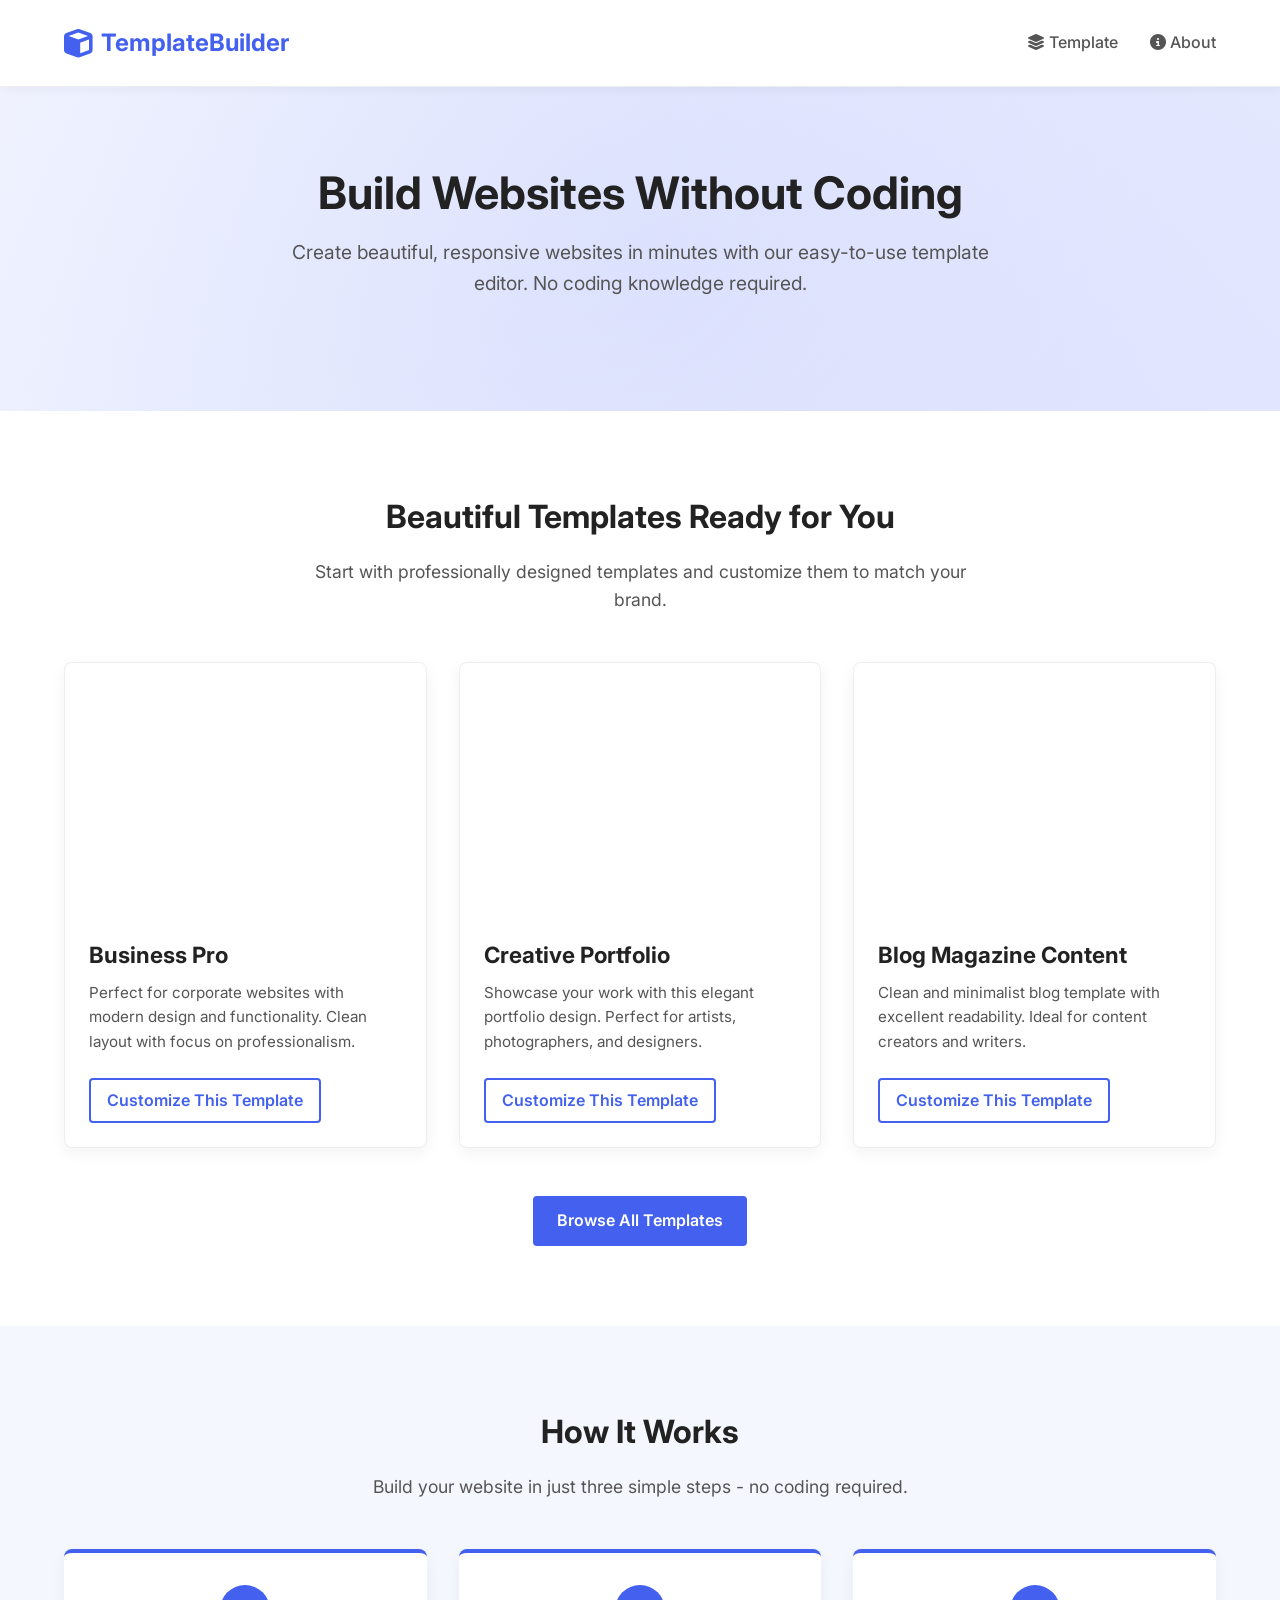
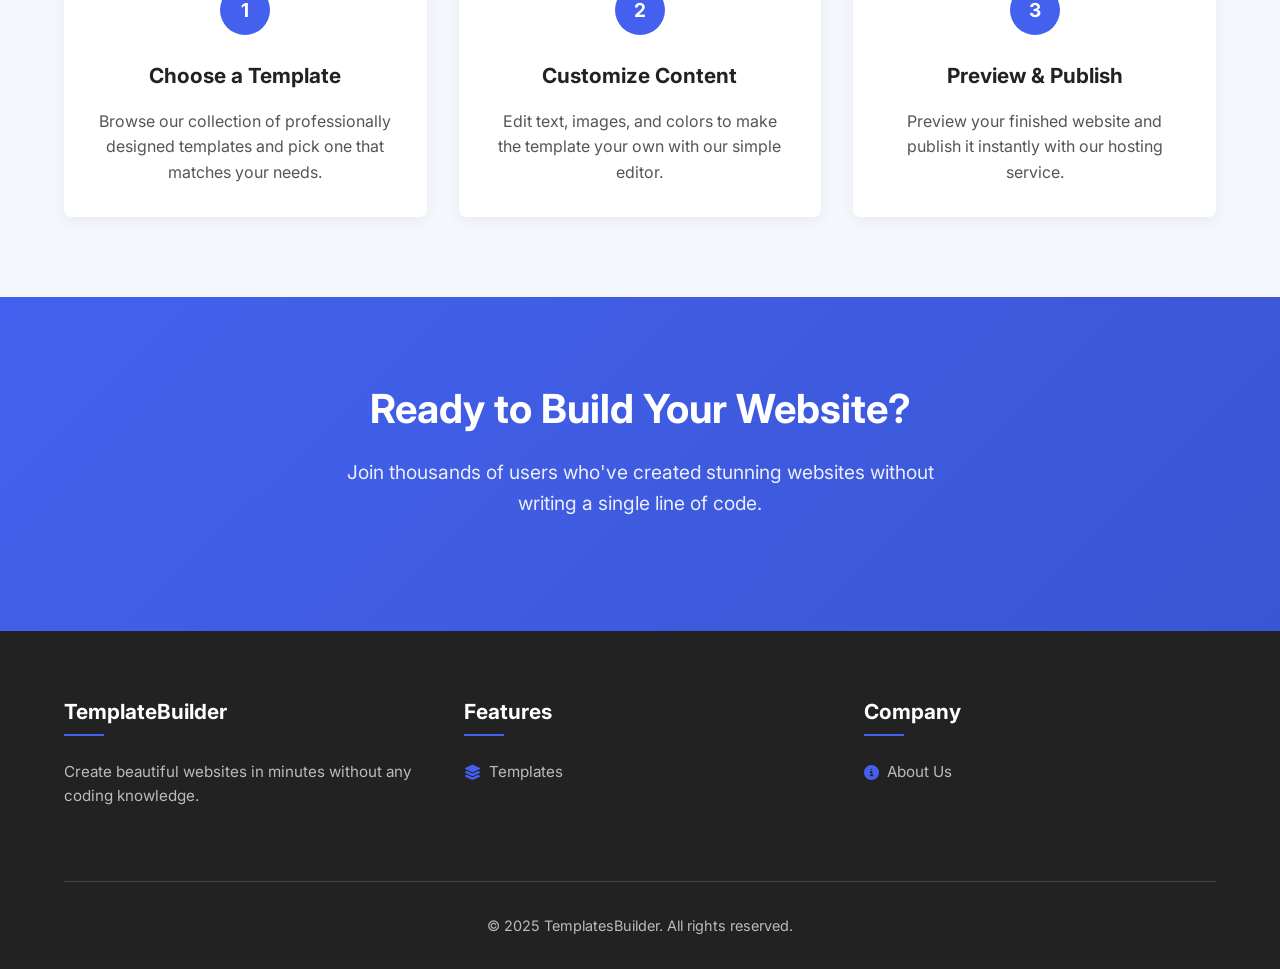
<file: index.html>
<!DOCTYPE html>
<html lang="en">
<head>
    <meta charset="UTF-8">
    <meta name="viewport" content="width=device-width, initial-scale=1.0">
    <title>TemplateBuilder - No-Code Website Builder</title>
    <link rel="stylesheet" href="https://fonts.googleapis.com/css2?family=Inter:wght@400;500;600;700&display=swap">
    <link rel="stylesheet" href="https://cdnjs.cloudflare.com/ajax/libs/font-awesome/6.4.0/css/all.min.css">
    <link rel="stylesheet" href="styles.css">

    </head>
<body>
    <!-- Header -->
    <header class="main-header">
        <div class="wrapper header-content">
            <a href="#" class="logo">
                <i class="fas fa-cube"></i>
                <span>TemplateBuilder</span>
            </a>
            <button class="menu-toggle" id="menuToggle">
                <i class="fas fa-bars"></i>
            </button>
            <nav class="main-nav" id="mainNav">
                <ul>
                    <li><a href="templete.html"><i class="fas fa-layer-group"></i> Template</a></li>
                    <li><a href="about.html"><i class="fas fa-info-circle"></i> About</a></li>
                </ul>
            </nav>
        </div>
    </header>

    <!-- Hero Section -->
    <section class="hero-section">
        <div class="wrapper">
            <div class="hero-content">
                <h1>Build Websites Without Coding</h1>
                <p>Create beautiful, responsive websites in minutes with our easy-to-use template editor. No coding knowledge required.</p>
                <div class="cta-buttons">
                </div>
            </div>
        </div>
    </section>
    
    <!-- Templates Section -->
    <section class="templates-section" id="templates">
        <div class="wrapper">
            <h2 class="section-title">Beautiful Templates Ready for You</h2>
            <p class="section-subtitle">Start with professionally designed templates and customize them to match your brand.</p>
            
            <div class="templates-grid">
                <div class="template-card">
                    <div class="template-preview template-1"></div>
                    <div class="template-info">
                        <h3>Business Pro</h3>
                        <p>Perfect for corporate websites with modern design and functionality. Clean layout with focus on professionalism.</p>
                        <a href="businesstemp/index.html" class="btn outline-btn">Customize This Template</a>
                    </div>
                </div>
                
                <div class="template-card">
                    <div class="template-preview template-2"></div>
                    <div class="template-info">
                        <h3>Creative Portfolio</h3>
                        <p>Showcase your work with this elegant portfolio design. Perfect for artists, photographers, and designers.</p>
                        <a href="portfoliotemp/index.html" class="btn outline-btn">Customize This Template</a>
                    </div>
                </div>
                
                <div class="template-card">
                    <div class="template-preview template-3"></div>
                    <div class="template-info">
                        <h3>Blog Magazine Content</h3>
                        <p>Clean and minimalist blog template with excellent readability. Ideal for content creators and writers.</p>
                        <a href="/blog&Magazine/index.html" class="btn outline-btn">Customize This Template</a>
                    </div>
                </div>
            </div>
            
            <div class="view-all">
                <a href="templete.html" class="btn primary-btn">Browse All Templates</a>
            </div>
        </div>
    </section>

    <!-- How It Works Section -->
    <section class="how-it-works">
        <div class="wrapper">
            <h2 class="section-title">How It Works</h2>
            <p class="section-subtitle">Build your website in just three simple steps - no coding required.</p>
            
            <div class="steps-container">
                <div class="step">
                    <div class="step-number">1</div>
                    <h3>Choose a Template</h3>
                    <p>Browse our collection of professionally designed templates and pick one that matches your needs.</p>
                </div>
                
                <div class="step">
                    <div class="step-number">2</div>
                    <h3>Customize Content</h3>
                    <p>Edit text, images, and colors to make the template your own with our simple editor.</p>
                </div>
                
                <div class="step">
                    <div class="step-number">3</div>
                    <h3>Preview & Publish</h3>
                    <p>Preview your finished website and publish it instantly with our hosting service.</p>
                </div>
            </div>
        </div>
    </section>

    <!-- CTA Section -->
    <section class="cta-section">
        <div class="wrapper">
            <div class="cta-content">
                <h2>Ready to Build Your Website?</h2>
                <p>Join thousands of users who've created stunning websites without writing a single line of code.</p>
            </div>
        </div>
    </section>

    <!-- Footer -->
    <footer class="main-footer">
        <div class="wrapper">
            <div class="footer-grid">
                <div class="footer-col">
                    <h3>TemplateBuilder</h3>
                    <p>Create beautiful websites in minutes without any coding knowledge.</p>
                
                </div>
                
                <div class="footer-col">
                    <h3>Features</h3>
                    <ul>
                        <li><a href="templete.html"><i class="fas fa-layer-group"></i> Templates</a></li>
                    </ul>
                </div>
                
                <div class="footer-col">
                    <h3>Company</h3>
                    <ul>
                        <li><a href="about.html"><i class="fas fa-info-circle"></i> About Us</a></li>
                    </ul>
                </div>
            </div>
            
            <div class="copyright">
                &copy; 2025 TemplatesBuilder. All rights reserved.
            </div>
        </div>
    </footer>

    <script>
        // Mobile menu toggle
        document.getElementById('menuToggle').addEventListener('click', function() {
            document.getElementById('mainNav').classList.toggle('active');
        });
        
        // Smooth scrolling for anchor links
        document.querySelectorAll('a[href^="#"]').forEach(anchor => {
            anchor.addEventListener('click', function (e) {
                e.preventDefault();
                
                const target = document.querySelector(this.getAttribute('href'));
                if (target) {
                    window.scrollTo({
                        top: target.offsetTop - 80,
                        behavior: 'smooth'
                    });
                }
            });
        });
    </script>
</body>
</html>
</file>
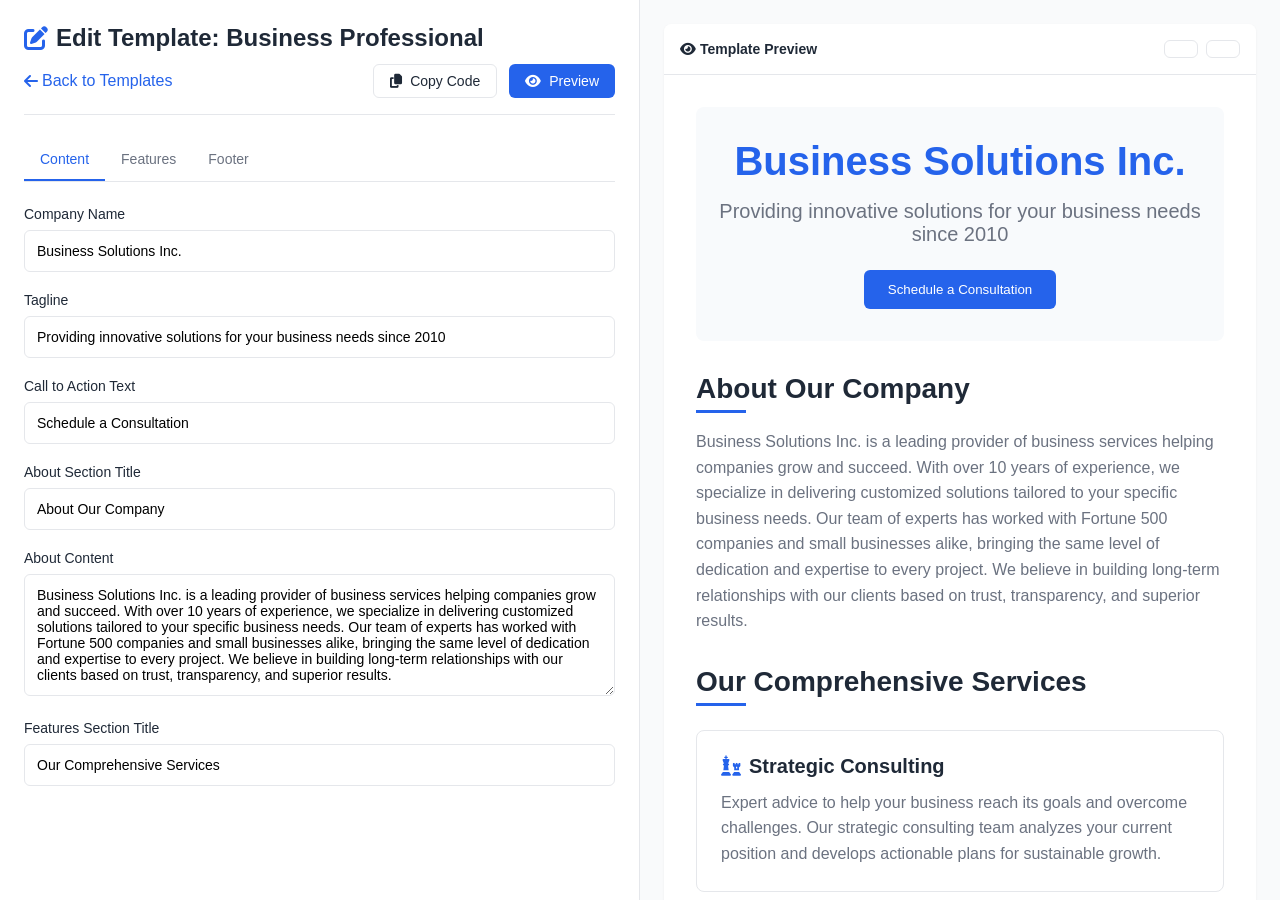
<file: businesstemp/index.html>
<!DOCTYPE html>
<html lang="en">
<head>
    <meta charset="UTF-8">
    <meta name="viewport" content="width=device-width, initial-scale=1.0">
    <title>Template Editor: Business Professional</title>
    <link rel="stylesheet" href="https://cdnjs.cloudflare.com/ajax/libs/font-awesome/6.4.0/css/all.min.css">
    <link rel="stylesheet" href="styles.css">
</head>
<body>
    <div class="editor-panel">
        <div class="header">
            <h1><i class="fas fa-edit"></i> Edit Template: Business Professional</h1>
            <div class="nav">
                <a href="/templete.html" class="back-link"><i class="fas fa-arrow-left"></i> Back to Templates</a>
                <div class="buttons">
                    <button class="btn btn-outline" id="copy-code"><i class="fas fa-copy"></i> Copy Code</button>
                    <button class="btn btn-primary" id="fullscreen-preview"><i class="fas fa-eye"></i> Preview</button>
                </div>
            </div>
        </div>
        
        <div class="tabs">
            <div class="tabs-list">
                <div class="tab active" data-tab="content">Content</div>
                <div class="tab" data-tab="features">Features</div>
                <div class="tab" data-tab="footer">Footer</div>
            </div>
            
            <div class="tab-content active" id="content-tab">
                <div class="form-group">
                    <label class="form-label">Company Name</label>
                    <input type="text" class="form-control" id="company-name" value="Business Solutions Inc.">
                </div>
                
                <div class="form-group">
                    <label class="form-label">Tagline</label>
                    <input type="text" class="form-control" id="tagline" value="Providing innovative solutions for your business needs since 2010">
                </div>
                
                <div class="form-group">
                    <label class="form-label">Call to Action Text</label>
                    <input type="text" class="form-control" id="cta-text" value="Schedule a Consultation">
                </div>
                
                <div class="form-group">
                    <label class="form-label">About Section Title</label>
                    <input type="text" class="form-control" id="about-title" value="About Our Company">
                </div>
                
                <div class="form-group">
                    <label class="form-label">About Content</label>
                    <textarea class="form-control" id="about-content" rows="6">Business Solutions Inc. is a leading provider of business services helping companies grow and succeed. With over 10 years of experience, we specialize in delivering customized solutions tailored to your specific business needs. Our team of experts has worked with Fortune 500 companies and small businesses alike, bringing the same level of dedication and expertise to every project. We believe in building long-term relationships with our clients based on trust, transparency, and superior results.</textarea>
                </div>
                
                <div class="form-group">
                    <label class="form-label">Features Section Title</label>
                    <input type="text" class="form-control" id="features-title" value="Our Comprehensive Services">
                </div>
            </div>
            
            <div class="tab-content" id="features-tab">
                <div class="features-list" id="features-container">
                    <!-- Features will be added here dynamically -->
                </div>
                
                <button class="btn btn-outline" id="add-feature" style="margin-top: 1rem;">
                    <i class="fas fa-plus"></i> Add New Feature
                </button>
            </div>
            
            <div class="tab-content" id="footer-tab">
                <div class="form-group">
                    <label class="form-label">Footer Text</label>
                    <input type="text" class="form-control" id="footer-text" value="© 2025 Business Solutions Inc. All rights reserved.">
                </div>
                
                <div class="form-group">
                    <label class="form-label">Additional Footer Content</label>
                    <textarea class="form-control" id="footer-additional" rows="4">Contact us at info@businesssolutions.com | Phone: (123) 456-7890</textarea>
                </div>
            </div>
        </div>
    </div>
    
    <div class="preview-panel">
        <div class="preview-container">
            <div class="preview-header">
                <h3 class="preview-title"><i class="fas fa-eye"></i> Template Preview</h3>
                <div class="preview-actions">
                    <button class="btn btn-outline" id="refresh-preview">
            
                    </button>
                    <button class="btn btn-outline" id="fullscreen-preview">
                    
                    </button>
                </div>
            </div>
            
            <div class="preview-content" id="live-preview">
                <!-- Preview content will be rendered here -->
            </div>
        </div>
    </div>

    <script src="script.js"></script>
</body>
</html>
</file>
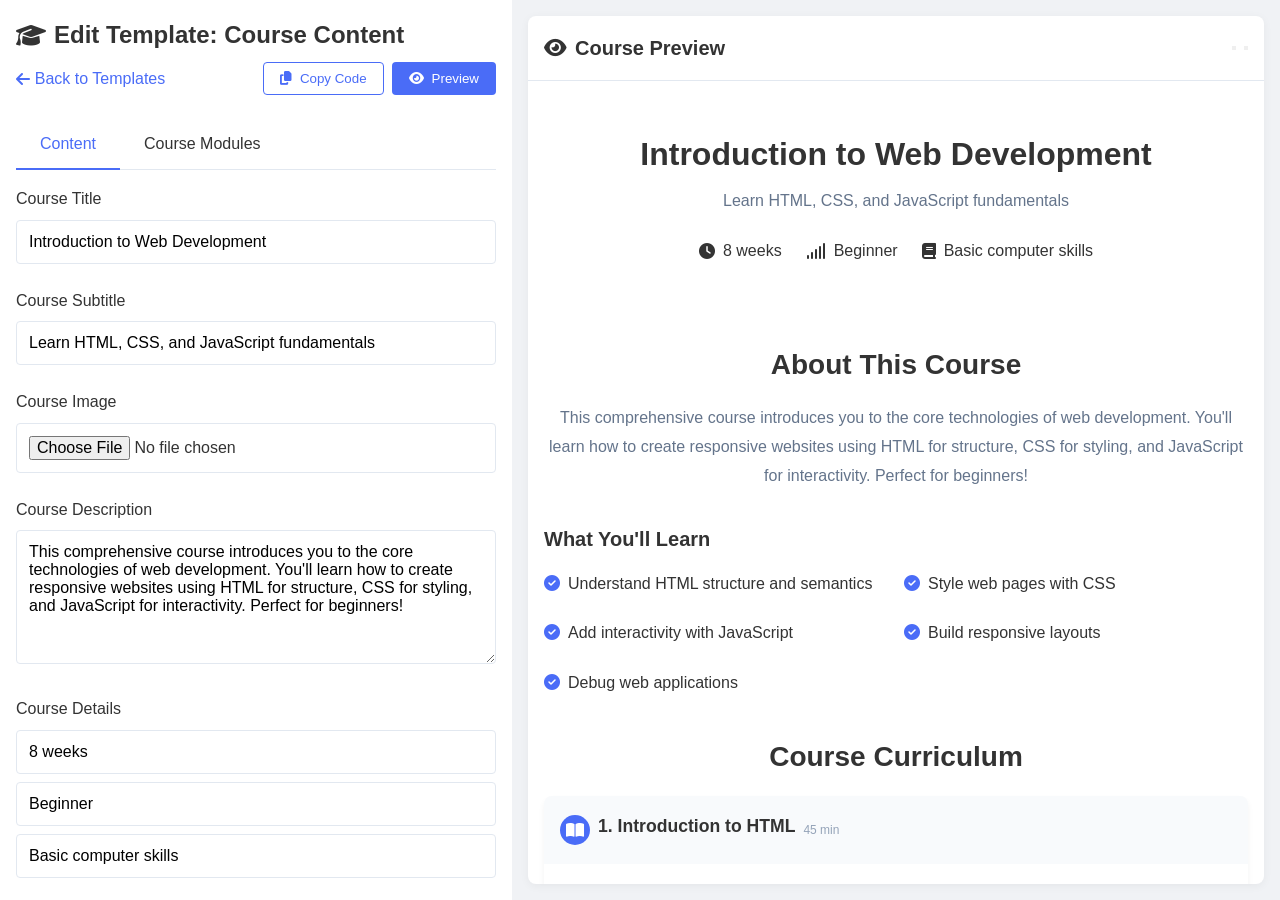
<file: educationcontent/index.html>
<!DOCTYPE html>
<html lang="en">
<head>
    <meta charset="UTF-8">
    <meta name="viewport" content="width=device-width, initial-scale=1.0">
    <title>Course Content Editor</title>
    <link rel="stylesheet" href="https://cdnjs.cloudflare.com/ajax/libs/font-awesome/6.4.0/css/all.min.css">
    <link rel="stylesheet" href="styles.css">
</head>
<body>
    <div class="editor-panel">
        <div class="header">
            <h1><i class="fas fa-graduation-cap"></i> Edit Template: Course Content</h1>
            <div class="nav">
                <a href="/templete.html" class="back-link"><i class="fas fa-arrow-left"></i> Back to Templates</a>
                <div class="buttons">
                    <button class="btn btn-outline" id="copy-code"><i class="fas fa-copy"></i> Copy Code</button>
                    <button class="btn btn-primary" id="fullscreen-preview"><i class="fas fa-eye"></i> Preview</button>
                </div>
            </div>
        </div>
        
        <div class="tabs">
            <div class="tabs-list">
                <div class="tab active" data-tab="content">Content</div>
                <div class="tab" data-tab="modules">Course Modules</div>
            </div>
            
            <div class="tab-content active" id="content-tab">
                <div class="form-group">
                    <label class="form-label">Course Title</label>
                    <input type="text" class="form-control" id="course-title" value="Introduction to Web Development">
                </div>
                
                <div class="form-group">
                    <label class="form-label">Course Subtitle</label>
                    <input type="text" class="form-control" id="course-subtitle" value="Learn HTML, CSS, and JavaScript fundamentals">
                </div>
                
                <div class="form-group">
                    <label class="form-label">Course Image</label>
                    <input type="file" class="form-control" id="course-image" accept="image/*">
                    <div id="image-preview" class="image-preview"></div>
                </div>
                
                <div class="form-group">
                    <label class="form-label">Course Description</label>
                    <textarea class="form-control" id="course-description" rows="6">This comprehensive course introduces you to the core technologies of web development. You'll learn how to create responsive websites using HTML for structure, CSS for styling, and JavaScript for interactivity. Perfect for beginners!</textarea>
                </div>
                
                <div class="form-group">
                    <label class="form-label">Course Details</label>
                    <div class="form-group" style="margin-bottom: 0.5rem;">
                        <input type="text" class="form-control" id="course-duration" value="8 weeks" placeholder="Duration">
                    </div>
                    <div class="form-group" style="margin-bottom: 0.5rem;">
                        <input type="text" class="form-control" id="course-level" value="Beginner" placeholder="Difficulty level">
                    </div>
                    <div class="form-group">
                        <input type="text" class="form-control" id="course-prerequisites" value="Basic computer skills" placeholder="Prerequisites">
                    </div>
                </div>
                
                <div class="form-group">
                    <label class="form-label">Learning Outcomes (comma separated)</label>
                    <div class="outcomes" id="outcomes-container">
                        <!-- Outcomes will be added here -->
                    </div>
                    <div style="display: flex; gap: 0.5rem; margin-top: 0.5rem;">
                        <input type="text" class="form-control" id="new-outcome" placeholder="Add new learning outcome">
                        <button class="btn btn-outline" id="add-outcome">Add</button>
                    </div>
                </div>
            </div>
            
            <div class="tab-content" id="modules-tab">
                <div class="form-group">
                    <label class="form-label">Module Type</label>
                    <select class="form-control" id="module-type">
                        <option value="lesson">Lesson</option>
                        <option value="quiz">Quiz</option>
                        <option value="assignment">Assignment</option>
                    </select>
                </div>
                
                <div class="course-modules" id="modules-container">
                    <!-- Course modules will be added here dynamically -->
                </div>
                
                <button class="btn btn-outline" id="add-module" style="margin-top: 1rem;">
                    <i class="fas fa-plus"></i> Add Module
                </button>
            </div>
        </div>
    </div>
    
    <div class="preview-panel">
        <div class="preview-container">
            <div class="preview-header">
                <h3 class="preview-title"><i class="fas fa-eye"></i> Course Preview</h3>
                <div class="preview-actions">
                    <button class="" id="refresh-preview">
                    </button>
                    <button class="" id="fullscreen-preview">
                        
                    </button>
                </div>
            </div>
            
            <div class="preview-content" id="live-preview">
                <!-- Preview content will be rendered here -->
            </div>
        </div>
    </div>

    <script src="script.js"></script>
</body>
</html>
</file>
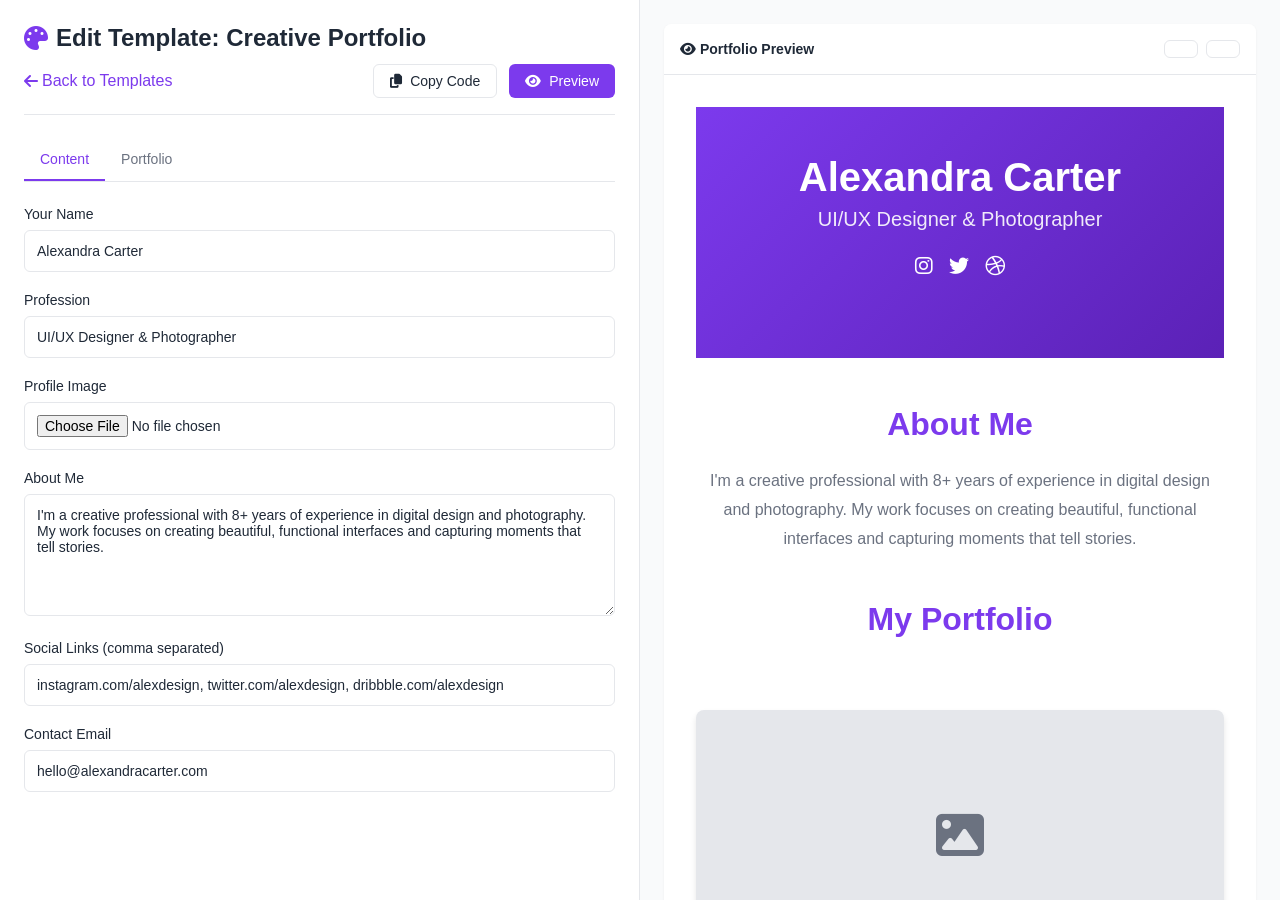
<file: portfoliotemp/index.html>
<!DOCTYPE html>
<html lang="en">
<head>
    <meta charset="UTF-8">
    <meta name="viewport" content="width=device-width, initial-scale=1.0">
    <title>Portfolio Creative Showcase</title>
    <link rel="stylesheet" href="https://cdnjs.cloudflare.com/ajax/libs/font-awesome/6.4.0/css/all.min.css">
    <link rel="stylesheet" href="styles.css">
</head>
<body>
    <div class="editor-panel">
        <div class="header">
            <h1><i class="fas fa-palette"></i> Edit Template: Creative Portfolio</h1>
            <div class="nav">
                <a href="/templete.html" class="back-link"><i class="fas fa-arrow-left"></i> Back to Templates</a>
                <div class="buttons">
                    <button class="btn btn-outline"><i class="fas fa-copy"></i> Copy Code</button>
                    <button class="btn btn-primary" id="fullscreen-preview"><i class="fas fa-eye"></i> Preview</button>
                </div>
            </div>
        </div>
        
        <div class="tabs">
            <div class="tabs-list">
                <div class="tab active" data-tab="content">Content</div>
                <div class="tab" data-tab="portfolio">Portfolio</div>
            </div>
            
            <div class="tab-content active" id="content-tab">
                <div class="form-group">
                    <label class="form-label">Your Name</label>
                    <input type="text" class="form-control" id="your-name" value="Alexandra Carter">
                </div>
                
                <div class="form-group">
                    <label class="form-label">Profession</label>
                    <input type="text" class="form-control" id="profession" value="UI/UX Designer & Photographer">
                </div>
                
                <div class="form-group">
                    <label class="form-label">Profile Image</label>
                    <input type="file" class="form-control" id="profile-image" accept="image/*">
                    <div id="image-preview" class="image-preview"></div>
                </div>
                
                <div class="form-group">
                    <label class="form-label">About Me</label>
                    <textarea class="form-control" id="about-me" rows="6">I'm a creative professional with 8+ years of experience in digital design and photography. My work focuses on creating beautiful, functional interfaces and capturing moments that tell stories.</textarea>
                </div>
                
                <div class="form-group">
                    <label class="form-label">Social Links (comma separated)</label>
                    <input type="text" class="form-control" id="social-links" value="instagram.com/alexdesign, twitter.com/alexdesign, dribbble.com/alexdesign">
                </div>
                
                <div class="form-group">
                    <label class="form-label">Contact Email</label>
                    <input type="text" class="form-control" id="contact-email" value="hello@alexandracarter.com">
                </div>
            </div>
            
            <div class="tab-content" id="portfolio-tab">
                <div class="portfolio-items" id="portfolio-container">
                    <!-- Portfolio items will be added here dynamically -->
                </div>
                
                <button class="btn btn-outline" id="add-portfolio" style="margin-top: 1rem;">
                    <i class="fas fa-plus"></i> Add Portfolio Item
                </button>
            </div>
        </div>
    </div>
    
    <div class="preview-panel">
        <div class="preview-container">
            <div class="preview-header">
                <h3 class="preview-title"><i class="fas fa-eye"></i> Portfolio Preview</h3>
                <div class="preview-actions">
                    <button class="btn btn-outline" id="refresh-preview">
              
                    </button>
                    <button class="btn btn-outline" id="fullscreen-preview">
        
                    </button>
                </div>
            </div>
            
            <div class="preview-content" id="live-preview">
                <!-- Preview content will be rendered here -->
            </div>
        </div>
    </div>

    <script src="script.js"></script>
</body>
</html>
</file>
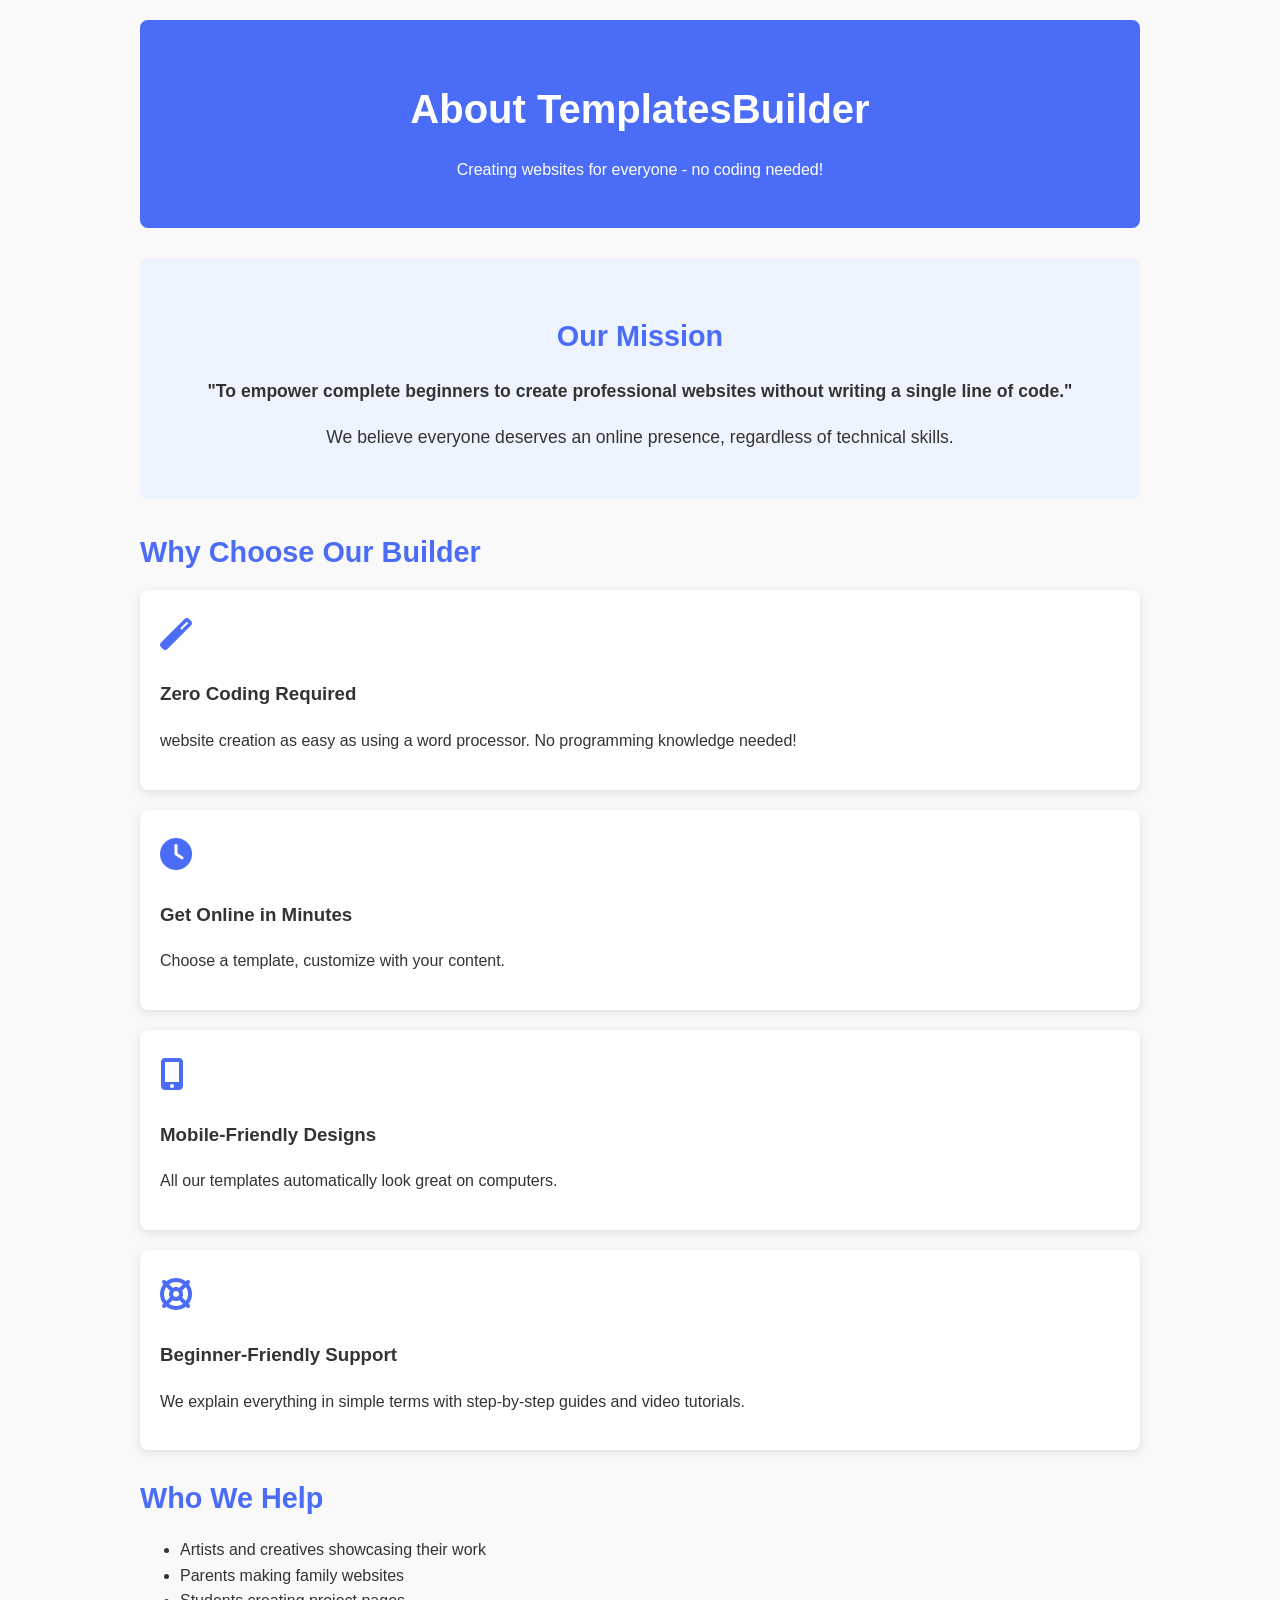
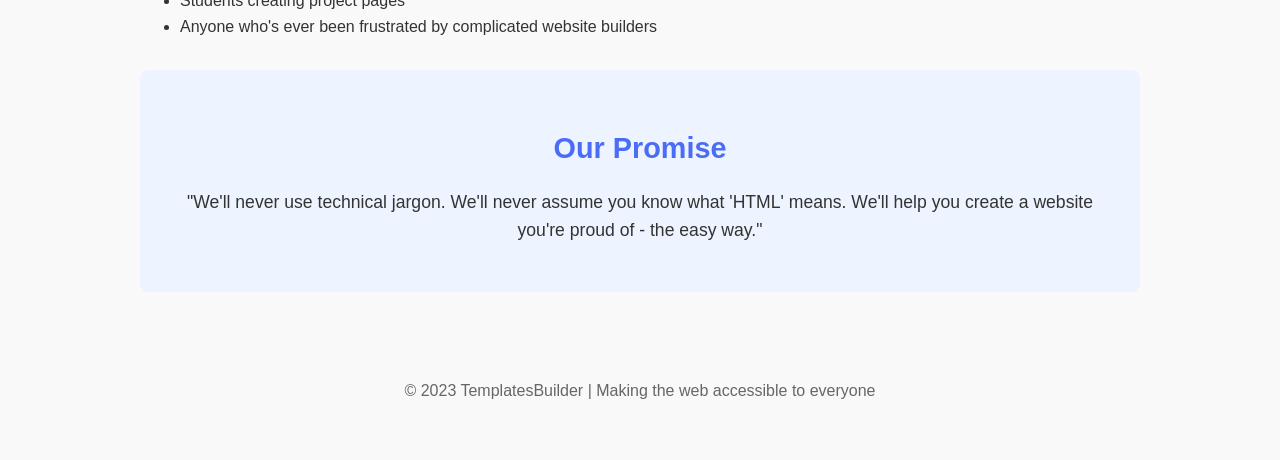
<file: about.html>
<!DOCTYPE html>
<html lang="en">
<head>
    <meta charset="UTF-8">
    <meta name="viewport" content="width=device-width, initial-scale=1.0">
    <title>About Us | TemplatesBuilder</title>
    <style>
        /* Simple, clean styling */
        body {
            font-family: 'Arial', sans-serif;
            line-height: 1.6;
            color: #333;
            max-width: 1000px;
            margin: 0 auto;
            padding: 20px;
            background-color: #f9f9f9;
        }
        
        header {
            text-align: center;
            padding: 30px 0;
            background-color: #4a6cf7;
            color: white;
            border-radius: 8px;
            margin-bottom: 30px;
        }
        
        h1 {
            font-size: 2.5rem;
            margin-bottom: 10px;
        }
        
        h2 {
            color: #4a6cf7;
            margin: 25px 0 15px;
            font-size: 1.8rem;
        }
        
        .feature-box {
            background: white;
            padding: 20px;
            border-radius: 8px;
            box-shadow: 0 3px 10px rgba(0,0,0,0.1);
            margin-bottom: 20px;
        }
        
        .feature-icon {
            font-size: 2rem;
            color: #4a6cf7;
            margin-bottom: 10px;
        }
        
        .mission-statement {
            background: #eef4ff;
            padding: 30px;
            border-radius: 8px;
            margin: 30px 0;
            text-align: center;
            font-size: 1.1rem;
        }
        
        footer {
            text-align: center;
            margin-top: 50px;
            padding: 20px;
            color: #666;
        }
    </style>
    <link rel="stylesheet" href="https://cdnjs.cloudflare.com/ajax/libs/font-awesome/6.0.0-beta3/css/all.min.css">
</head>
<body>
    <header>
        <h1>About TemplatesBuilder</h1>
        <p>Creating websites for everyone - no coding needed!</p>
    </header>

    <div class="mission-statement">
        <h2>Our Mission</h2>
        <p><strong>"To empower complete beginners to create professional websites without writing a single line of code."</strong></p>
        <p>We believe everyone deserves an online presence, regardless of technical skills.</p>
    </div>

    <h2>Why Choose Our Builder</h2>
    
    <div class="feature-box">
        <div class="feature-icon">
            <i class="fas fa-magic"></i>
        </div>
        <h3>Zero Coding Required</h3>
        <p>website creation as easy as using a word processor. No programming knowledge needed!</p>
    </div>
    
    <div class="feature-box">
        <div class="feature-icon">
            <i class="fas fa-clock"></i>
        </div>
        <h3>Get Online in Minutes</h3>
        <p>Choose a template, customize with your content.</p>
    </div>
    
    <div class="feature-box">
        <div class="feature-icon">
            <i class="fas fa-mobile-alt"></i>
        </div>
        <h3>Mobile-Friendly Designs</h3>
        <p>All our templates automatically look great on computers.</p>
    </div>
    
    <div class="feature-box">
        <div class="feature-icon">
            <i class="fas fa-life-ring"></i>
        </div>
        <h3>Beginner-Friendly Support</h3>
        <p>We explain everything in simple terms with step-by-step guides and video tutorials.</p>
    </div>

    <h2>Who We Help</h2>
    <ul>
        <li>Artists and creatives showcasing their work</li>
        <li>Parents making family websites</li>
        <li>Students creating project pages</li>
        <li>Anyone who's ever been frustrated by complicated website builders</li>
    </ul>

    <div class="mission-statement">
        <h2>Our Promise</h2>
        <p>"We'll never use technical jargon. We'll never assume you know what 'HTML' means. We'll help you create a website you're proud of - the easy way."</p>
    </div>

    <footer>
        <p>© 2023 TemplatesBuilder | Making the web accessible to everyone</p>
    </footer>
</body>
</html>
</file>
<file: styles.css>
:root {
            --primary: #4361ee;
            --primary-dark: #3a56d4;
            --light-bg: #f5f7ff;
            --card-bg: #f9f9f9;
            --text-dark: #222;
            --text-medium: #555;
            --text-light: #bbb;
            --border: #eee;
            --dark-bg: #222;
            --success: #4ade80;
        }

        * {
            margin: 0;
            padding: 0;
            box-sizing: border-box;
        }

        body {
            font-family: 'Inter', sans-serif;
            color: var(--text-medium);
            line-height: 1.6;
            background-color: #fafafa;
        }

        .wrapper {
            max-width: 1200px;
            margin: 0 auto;
            padding: 0 1.5rem;
        }

        /* Header */
        .main-header {
            padding: 1.5rem 0;
            border-bottom: 1px solid var(--border);
            background-color: white;
            position: sticky;
            top: 0;
            z-index: 100;
            box-shadow: 0 2px 10px rgba(0, 0, 0, 0.05);
        }

        .header-content {
            display: flex;
            justify-content: space-between;
            align-items: center;
        }

        .logo {
            font-size: 1.5rem;
            font-weight: 700;
            color: var(--primary);
            text-decoration: none;
            display: flex;
            align-items: center;
            gap: 0.5rem;
        }

        .logo i {
            font-size: 1.8rem;
        }

        .main-nav ul {
            display: flex;
            gap: 2rem;
            list-style: none;
        }

        .main-nav a {
            color: var(--text-medium);
            text-decoration: none;
            font-weight: 500;
            transition: color 0.2s ease;
        }

        .main-nav a:hover {
            color: var(--primary);
        }

        /* Mobile menu */
        .menu-toggle {
            display: none;
            background: none;
            border: none;
            font-size: 1.5rem;
            cursor: pointer;
            color: var(--primary);
        }

        /* Buttons */
        .btn {
            display: inline-block;
            padding: 0.75rem 1.5rem;
            border-radius: 4px;
            font-weight: 600;
            text-decoration: none;
            transition: all 0.3s ease;
            cursor: pointer;
            text-align: center;
            border: none;
        }

        .primary-btn {
            background-color: var(--primary);
            color: white;
        }

        .primary-btn:hover {
            background-color: var(--primary-dark);
            transform: translateY(-2px);
            box-shadow: 0 4px 8px rgba(0, 0, 0, 0.1);
        }

        .secondary-btn {
            background-color: transparent;
            border: 2px solid var(--primary);
            color: var(--primary);
        }

        .secondary-btn:hover {
            background-color: var(--primary);
            color: white;
        }

        .outline-btn {
            padding: 0.5rem 1rem;
            border: 2px solid var(--primary);
            color: var(--primary);
            background-color: transparent;
        }

        .outline-btn:hover {
            background-color: var(--primary);
            color: white;
        }

        /* Hero Section */
        .hero-section {
            padding: 5rem 0;
            text-align: center;
            background: linear-gradient(135deg, #f5f7ff 0%, #e6e9ff 100%);
            position: relative;
            overflow: hidden;
        }

        .hero-section::before {
            content: "";
            position: absolute;
            top: -50%;
            left: -50%;
            width: 200%;
            height: 200%;
            background: radial-gradient(circle, rgba(67, 97, 238, 0.1) 0%, rgba(255, 255, 255, 0) 70%);
            z-index: 0;
        }

        .hero-content {
            position: relative;
            z-index: 1;
        }

        .hero-content h1 {
            font-size: 2.8rem;
            color: var(--text-dark);
            margin-bottom: 1rem;
            line-height: 1.2;
        }

        .hero-content p {
            max-width: 700px;
            margin: 0 auto 2rem;
            font-size: 1.2rem;
            color: var(--text-medium);
        }

        .cta-buttons {
            display: flex;
            justify-content: center;
            gap: 1rem;
            margin-top: 1.5rem;
        }

        /* Divider */
        .divider {
            height: 1px;
            background-color: var(--border);
            margin: 3rem auto;
            max-width: 800px;
        }

        /* Sections */
        .section-title {
            text-align: center;
            font-size: 2rem;
            color: var(--text-dark);
            margin-bottom: 1rem;
        }

        .section-subtitle {
            text-align: center;
            max-width: 700px;
            margin: 0 auto 3rem;
            color: var(--text-medium);
            font-size: 1.1rem;
        }

        /* Templates Section */
        .templates-section {
            padding: 5rem 0;
            background-color: white;
        }

        .templates-grid {
            display: grid;
            grid-template-columns: repeat(auto-fit, minmax(300px, 1fr));
            gap: 2rem;
            margin-bottom: 3rem;
        }

        .template-card {
            background-color: white;
            border-radius: 8px;
            overflow: hidden;
            transition: transform 0.3s ease, box-shadow 0.3s ease;
            border: 1px solid var(--border);
            box-shadow: 0 5px 15px rgba(0, 0, 0, 0.05);
        }

        .template-card:hover {
            transform: translateY(-10px);
            box-shadow: 0 15px 30px rgba(0, 0, 0, 0.1);
        }

        .template-preview {
            height: 250px;
            background-size: cover;
            background-position: center;
            position: relative;
        }

        /* Template 1 - Replace with your image URL */
        .template-1 {
            background-image: url('https://images.unsplash.com/photo-1467232004584-a241de8bcf5d?ixlib=rb-4.0.3&ixid=M3wxMjA3fDB8MHxwaG90by1wYWdlfHx8fGVufDB8fHx8fA%3D%3D&auto=format&fit=crop&w=1200&q=80');
        }

        /* Template 2 - Replace with your image URL */
        .template-2 {
            background-image: url('https://images.unsplash.com/photo-1499951360447-b19be8fe80f5?ixlib=rb-4.0.3&ixid=M3wxMjA3fDB8MHxwaG90by1wYWdlfHx8fGVufDB8fHx8fA%3D%3D&auto=format&fit=crop&w=1200&q=80');
        }

        /* Template 3 - Replace with your image URL */
        .template-3 {
            background-image: url('https://images.unsplash.com/photo-1552664730-d307ca884978?ixlib=rb-4.0.3&ixid=M3wxMjA3fDB8MHxwaG90by1wYWdlfHx8fGVufDB8fHx8fA%3D%3D&auto=format&fit=crop&w=1200&q=80');
        }

        .template-info {
            padding: 1.5rem;
        }

        .template-info h3 {
            margin-bottom: 0.5rem;
            color: var(--text-dark);
            font-size: 1.4rem;
        }

        .template-info p {
            margin-bottom: 1.5rem;
            font-size: 0.95rem;
            color: var(--text-medium);
            min-height: 60px;
        }

        .view-all {
            text-align: center;
        }

        /* How It Works Section */
        .how-it-works {
            padding: 5rem 0;
            background-color: var(--light-bg);
        }

        .steps-container {
            display: grid;
            grid-template-columns: repeat(auto-fit, minmax(300px, 1fr));
            gap: 2rem;
            margin-top: 3rem;
        }

        .step {
            text-align: center;
            padding: 2rem;
            background-color: white;
            border-radius: 8px;
            box-shadow: 0 5px 15px rgba(0, 0, 0, 0.05);
            transition: transform 0.3s ease;
            position: relative;
            overflow: hidden;
            border-top: 4px solid var(--primary);
        }

        .step:hover {
            transform: translateY(-10px);
        }

        .step-number {
            display: inline-block;
            width: 50px;
            height: 50px;
            background-color: var(--primary);
            color: white;
            border-radius: 50%;
            line-height: 50px;
            font-weight: bold;
            font-size: 1.2rem;
            margin-bottom: 1.5rem;
        }

        .step h3 {
            margin-bottom: 1rem;
            color: var(--text-dark);
            font-size: 1.3rem;
        }

        .step p {
            font-size: 1rem;
            color: var(--text-medium);
        }

        /* CTA Section */
        .cta-section {
            padding: 5rem 0;
            text-align: center;
            background: linear-gradient(135deg, var(--primary) 0%, var(--primary-dark) 100%);
            color: white;
        }

        .cta-content h2 {
            font-size: 2.5rem;
            margin-bottom: 1rem;
        }

        .cta-content p {
            max-width: 600px;
            margin: 0 auto 2rem;
            font-size: 1.2rem;
            opacity: 0.9;
        }

        /* Footer */
        .main-footer {
            background-color: var(--dark-bg);
            color: white;
            padding: 4rem 0 2rem;
        }

        .footer-grid {
            display: grid;
            grid-template-columns: repeat(auto-fit, minmax(200px, 1fr));
            gap: 3rem;
            margin-bottom: 3rem;
        }

        .footer-col h3 {
            margin-bottom: 1.5rem;
            font-size: 1.3rem;
            position: relative;
            padding-bottom: 0.5rem;
        }

        .footer-col h3::after {
            content: "";
            position: absolute;
            bottom: 0;
            left: 0;
            width: 40px;
            height: 2px;
            background-color: var(--primary);
        }

        .footer-col ul {
            list-style: none;
        }

        .footer-col li {
            margin-bottom: 0.75rem;
        }

        .footer-col a {
            color: var(--text-light);
            text-decoration: none;
            transition: color 0.3s ease;
            font-size: 0.95rem;
            display: flex;
            align-items: center;
            gap: 0.5rem;
        }

        .footer-col a:hover {
            color: white;
        }

        .footer-col a i {
            color: var(--primary);
        }

        .footer-col p {
            color: var(--text-light);
            font-size: 0.95rem;
            margin-bottom: 1.5rem;
        }

        .social-links {
            display: flex;
            gap: 1rem;
            margin-top: 1rem;
        }

        .social-links a {
            display: inline-flex;
            align-items: center;
            justify-content: center;
            width: 40px;
            height: 40px;
            background-color: rgba(255, 255, 255, 0.1);
            border-radius: 50%;
            transition: all 0.3s ease;
        }

        .social-links a:hover {
            background-color: var(--primary);
            transform: translateY(-3px);
        }

        .copyright {
            text-align: center;
            padding-top: 2rem;
            border-top: 1px solid #444;
            color: var(--text-light);
            font-size: 0.9rem;
        }

        /* Responsive Design */
        @media (max-width: 768px) {
            .menu-toggle {
                display: block;
            }

            .main-nav {
                position: fixed;
                top: 70px;
                left: -100%;
                width: 100%;
                height: calc(100vh - 70px);
                background-color: white;
                transition: all 0.3s ease;
                padding: 2rem;
                box-shadow: 0 5px 10px rgba(0, 0, 0, 0.1);
            }

            .main-nav.active {
                left: 0;
            }

            .main-nav ul {
                flex-direction: column;
                gap: 1.5rem;
            }

            .hero-content h1 {
                font-size: 2.2rem;
            }

            .cta-buttons {
                flex-direction: column;
                gap: 1rem;
            }

            .step {
                padding: 1.5rem;
            }
        }

        /* Image Replacement Instructions */
        .image-instructions {
            background-color: var(--light-bg);
            border-radius: 8px;
            padding: 1.5rem;
            margin: 2rem 0;
            border-left: 4px solid var(--success);
        }

        .image-instructions h3 {
            color: var(--text-dark);
            margin-bottom: 1rem;
            font-size: 1.2rem;
        }

        .image-instructions p {
            margin-bottom: 0.5rem;
            font-size: 0.95rem;
        }

        .code-block {
            background-color: var(--dark-bg);
            color: white;
            padding: 1rem;
            border-radius: 4px;
            font-family: monospace;
            margin: 1rem 0;
            font-size: 0.9rem;
            overflow-x: auto;
        }
</file>
<file: businesstemp/styles.css>
:root {
    --primary-color: #2563eb;
    --secondary-color: #1e40af;
    --text-color: #1f2937;
    --light-text: #6b7280;
    --border-color: #e5e7eb;
    --bg-color: #f9fafb;
    --card-bg: #ffffff;
}

* {
    margin: 0;
    padding: 0;
    box-sizing: border-box;
    font-family: 'Segoe UI', Tahoma, Geneva, Verdana, sans-serif;
}

body {
    display: flex;
    height: 100vh;
    background-color: var(--bg-color);
    color: var(--text-color);
}

/* Editor Panel */
.editor-panel {
    width: 50%;
    background-color: var(--card-bg);
    padding: 1.5rem;
    overflow-y: auto;
    border-right: 1px solid var(--border-color);
    box-shadow: 0 1px 3px rgba(0,0,0,0.05);
}

.header {
    margin-bottom: 1.5rem;
    padding-bottom: 1rem;
    border-bottom: 1px solid var(--border-color);
}

.header h1 {
    font-size: 1.5rem;
    margin-bottom: 0.75rem;
    color: var(--text-color);
    display: flex;
    align-items: center;
    gap: 0.5rem;
}

.header h1 i {
    color: var(--primary-color);
}

.nav {
    display: flex;
    justify-content: space-between;
    align-items: center;
}

.back-link {
    color: var(--primary-color);
    text-decoration: none;
    font-weight: 500;
    display: flex;
    align-items: center;
    gap: 0.25rem;
}

.buttons {
    display: flex;
    gap: 0.75rem;
}

.btn {
    padding: 0.5rem 1rem;
    border-radius: 0.375rem;
    font-weight: 500;
    cursor: pointer;
    display: flex;
    align-items: center;
    gap: 0.5rem;
    font-size: 0.875rem;
    transition: all 0.2s;
}

.btn-outline {
    background-color: transparent;
    border: 1px solid var(--border-color);
    color: var(--text-color);
}

.btn-outline:hover {
    background-color: #f3f4f6;
}

.btn-primary {
    background-color: var(--primary-color);
    color: white;
    border: none;
}

.btn-primary:hover {
    background-color: var(--secondary-color);
}

/* Tabs */
.tabs {
    margin-bottom: 1.5rem;
}

.tabs-list {
    display: flex;
    border-bottom: 1px solid var(--border-color);
}

.tab {
    padding: 0.75rem 1rem;
    cursor: pointer;
    font-weight: 500;
    color: var(--light-text);
    border-bottom: 2px solid transparent;
    font-size: 0.875rem;
    transition: all 0.2s;
}

.tab.active {
    color: var(--primary-color);
    border-bottom-color: var(--primary-color);
}

.tab-content {
    display: none;
    padding: 1.5rem 0;
}

.tab-content.active {
    display: block;
}

/* Form Elements */
.form-group {
    margin-bottom: 1.25rem;
}

.form-label {
    display: block;
    font-size: 0.875rem;
    font-weight: 500;
    margin-bottom: 0.5rem;
    color: var(--text-color);
}

.form-control {
    width: 100%;
    padding: 0.75rem;
    border: 1px solid var(--border-color);
    border-radius: 0.375rem;
    font-size: 0.875rem;
    transition: all 0.2s;
}

.form-control:focus {
    outline: none;
    border-color: var(--primary-color);
    box-shadow: 0 0 0 3px rgba(37, 99, 235, 0.1);
}

textarea.form-control {
    min-height: 100px;
    resize: vertical;
}

/* Features Section */
.features-list {
    display: flex;
    flex-direction: column;
    gap: 1.5rem;
}

.feature-card {
    border: 1px solid var(--border-color);
    border-radius: 0.5rem;
    padding: 1rem;
    transition: all 0.2s;
}

.feature-card.active {
    border-color: var(--primary-color);
    background-color: rgba(37, 99, 235, 0.05);
}

.feature-header {
    display: flex;
    justify-content: space-between;
    align-items: center;
    margin-bottom: 1rem;
}

.feature-title {
    font-size: 0.875rem;
    font-weight: 600;
    color: var(--text-color);
}

.feature-actions {
    display: flex;
    gap: 0.5rem;
}

.feature-btn {
    background: none;
    border: none;
    color: var(--light-text);
    cursor: pointer;
    font-size: 0.875rem;
    transition: all 0.2s;
}

.feature-btn:hover {
    color: var(--primary-color);
}

/* Preview Panel */
.preview-panel {
    width: 50%;
    background-color: var(--bg-color);
    padding: 1.5rem;
    overflow-y: auto;
}

.preview-container {
    background-color: var(--card-bg);
    border-radius: 0.5rem;
    box-shadow: 0 1px 3px rgba(0,0,0,0.05);
    overflow: hidden;
}

.preview-header {
    padding: 1rem;
    background-color: var(--card-bg);
    border-bottom: 1px solid var(--border-color);
    display: flex;
    justify-content: space-between;
    align-items: center;
}

.preview-title {
    font-size: 0.875rem;
    font-weight: 600;
    color: var(--text-color);
}

.preview-actions {
    display: flex;
    gap: 0.5rem;
}

.preview-content {
    padding: 2rem;
}

.preview-hero {
    text-align: center;
    margin-bottom: 2rem;
    padding: 2rem 0;
    background-color: #f8fafc;
    border-radius: 0.5rem;
}

.preview-title-main {
    font-size: 2.5rem;
    margin-bottom: 1rem;
    color: var(--primary-color);
}

.preview-subtitle {
    font-size: 1.25rem;
    color: var(--light-text);
    margin-bottom: 1.5rem;
    max-width: 600px;
    margin-left: auto;
    margin-right: auto;
}

.preview-cta {
    background-color: var(--primary-color);
    color: white;
    border: none;
    padding: 0.75rem 1.5rem;
    border-radius: 0.375rem;
    font-weight: 500;
    cursor: pointer;
    transition: all 0.2s;
}

.preview-cta:hover {
    background-color: var(--secondary-color);
}

.preview-section {
    margin-bottom: 2rem;
}

.preview-section-title {
    font-size: 1.75rem;
    margin-bottom: 1rem;
    color: var(--text-color);
    position: relative;
    padding-bottom: 0.5rem;
}

.preview-section-title:after {
    content: '';
    position: absolute;
    bottom: 0;
    left: 0;
    width: 50px;
    height: 3px;
    background-color: var(--primary-color);
}

.preview-section-content {
    line-height: 1.6;
    color: var(--light-text);
}

.preview-features {
    display: grid;
    grid-template-columns: repeat(auto-fit, minmax(300px, 1fr));
    gap: 1.5rem;
    margin-top: 1.5rem;
}

.preview-feature {
    background-color: var(--card-bg);
    border: 1px solid var(--border-color);
    border-radius: 0.5rem;
    padding: 1.5rem;
    transition: all 0.2s;
}

.preview-feature:hover {
    transform: translateY(-5px);
    box-shadow: 0 10px 15px rgba(0,0,0,0.05);
}

.preview-feature-title {
    font-size: 1.25rem;
    margin-bottom: 0.75rem;
    color: var(--text-color);
    display: flex;
    align-items: center;
    gap: 0.5rem;
}

.preview-feature-title i {
    color: var(--primary-color);
}

.preview-feature-desc {
    color: var(--light-text);
    line-height: 1.6;
}

.preview-footer {
    margin-top: 3rem;
    padding-top: 2rem;
    border-top: 1px solid var(--border-color);
    text-align: center;
    color: var(--light-text);
    font-size: 0.875rem;
}

/* Responsive */
@media (max-width: 1024px) {
    body {
        flex-direction: column;
        height: auto;
    }
    
    .editor-panel, .preview-panel {
        width: 100%;
        height: auto;
    }
    
    .editor-panel {
        border-right: none;
        border-bottom: 1px solid var(--border-color);
    }
}
</file>
<file: educationcontent/styles.css>
/* Reset and base styles */
* {
    margin: 0;
    padding: 0;
    box-sizing: border-box;
    font-family: 'Segoe UI', Tahoma, Geneva, Verdana, sans-serif;
}

body {
    background-color: #f5f7fa;
    color: #333;
    line-height: 1.6;
    display: flex;
    height: 100vh;
    overflow: hidden;
}

.editor-panel, .preview-panel {
    height: 100vh;
    overflow-y: auto;
}

.editor-panel {
    background-color: #ffffff;
    width: 40%;
    box-shadow: 2px 0 10px rgba(0,0,0,0.1);
    padding: 1rem;
}

.preview-panel {
    width: 60%;
    background-color: #f0f2f5;
    padding: 1rem;
}

/* Header styles */
.header {
    margin-bottom: 1.5rem;
}

.header h1 {
    font-size: 1.5rem;
    margin-bottom: 0.5rem;
    display: flex;
    align-items: center;
    gap: 0.5rem;
}

.nav {
    display: flex;
    justify-content: space-between;
    align-items: center;
}

.back-link {
    color: #4a6cf7;
    text-decoration: none;
    display: flex;
    align-items: center;
    gap: 0.3rem;
}

.buttons {
    display: flex;
    gap: 0.5rem;
}

.btn {
    padding: 0.5rem 1rem;
    border-radius: 4px;
    font-weight: 500;
    cursor: pointer;
    display: flex;
    align-items: center;
    gap: 0.5rem;
    border: 1px solid transparent;
    transition: all 0.2s;
}

.btn-outline {
    background-color: transparent;
    border-color: #4a6cf7;
    color: #4a6cf7;
}

.btn-primary {
    background-color: #4a6cf7;
    color: white;
}

.btn-success {
    background-color: #28a745;
    color: white;
    border-color: #28a745;
}

.btn-success:hover {
    background-color: #218838;
    border-color: #1e7e34;
}

/* Tabs */
.tabs-list {
    display: flex;
    border-bottom: 1px solid #e2e8f0;
    margin-bottom: 1rem;
}

.tab {
    padding: 0.75rem 1.5rem;
    cursor: pointer;
    position: relative;
}

.tab.active {
    color: #4a6cf7;
}

.tab.active:after {
    content: '';
    position: absolute;
    bottom: -1px;
    left: 0;
    width: 100%;
    height: 2px;
    background-color: #4a6cf7;
}

.tab-content {
    display: none;
}

.tab-content.active {
    display: block;
}

/* Form styles */
.form-group {
    margin-bottom: 1.5rem;
}

.form-label {
    display: block;
    margin-bottom: 0.5rem;
    font-weight: 500;
}

.form-control {
    width: 100%;
    padding: 0.75rem;
    border: 1px solid #e2e8f0;
    border-radius: 4px;
    font-size: 1rem;
}

textarea.form-control {
    min-height: 100px;
    resize: vertical;
}

/* Learning outcomes */
.outcomes {
    display: flex;
    flex-wrap: wrap;
    gap: 0.5rem;
    margin-bottom: 0.5rem;
}

.outcome-tag {
    background-color: #e2e8f0;
    padding: 0.5rem 0.75rem;
    border-radius: 4px;
    display: flex;
    align-items: center;
    gap: 0.5rem;
}

.remove-outcome {
    cursor: pointer;
    color: #718096;
}

/* Course modules */
.module-card {
    border: 1px solid #e2e8f0;
    border-radius: 4px;
    margin-bottom: 1rem;
    overflow: hidden;
}

.module-header {
    padding: 1rem;
    background-color: #f8fafc;
    display: flex;
    justify-content: space-between;
    align-items: center;
}

.module-title {
    font-weight: 500;
}

.module-actions {
    display: flex;
    gap: 0.5rem;
}

.module-btn {
    background: none;
    border: none;
    color: #4a6cf7;
    cursor: pointer;
    padding: 0.25rem;
}

.module-expanded {
    padding: 1rem;
    border-top: 1px solid #e2e8f0;
}

.image-preview {
    margin-top: 0.5rem;
    max-width: 100px;
    max-height: 100px;
    display: none;
}

.image-preview img {
    max-width: 100%;
    max-height: 100px;
    border-radius: 4px;
}

/* Preview panel */
.preview-container {
    background-color: white;
    border-radius: 8px;
    box-shadow: 0 2px 10px rgba(0,0,0,0.05);
    overflow: hidden;
    height: 100%;
    display: flex;
    flex-direction: column;
}

.preview-header {
    padding: 1rem;
    border-bottom: 1px solid #e2e8f0;
    display: flex;
    justify-content: space-between;
    align-items: center;
}

.preview-title {
    font-size: 1.25rem;
    display: flex;
    align-items: center;
    gap: 0.5rem;
}

.preview-actions {
    display: flex;
    gap: 0.5rem;
}

.preview-content {
    flex: 1;
    overflow-y: auto;
    padding: 1rem;
}

/* Course preview styles */
.course-content {
    max-width: 800px;
    margin: 0 auto;
}

.course-header {
    text-align: center;
    padding: 2rem 0;
}

.course-image {
    width: 100%;
    max-height: 300px;
    object-fit: cover;
    margin: 0 auto 1rem;
    display: block;
    border-radius: 8px;
}

.course-title {
    font-size: 2rem;
    margin-bottom: 0.5rem;
}

.course-subtitle {
    color: #64748b;
    margin-bottom: 1.5rem;
}

.course-info {
    display: flex;
    justify-content: center;
    gap: 1.5rem;
    margin-bottom: 1rem;
    flex-wrap: wrap;
}

.info-item {
    display: flex;
    align-items: center;
    gap: 0.5rem;
}

.course-section {
    margin-top: 2rem;
}

.section-title {
    font-size: 1.75rem;
    margin-bottom: 1rem;
    text-align: center;
}

.section-description {
    text-align: center;
    color: #64748b;
    margin-bottom: 2rem;
    line-height: 1.8;
}

.outcomes-list {
    margin-bottom: 2rem;
}

.outcomes-title {
    font-size: 1.25rem;
    margin-bottom: 1rem;
}

.outcomes-grid {
    display: grid;
    grid-template-columns: repeat(auto-fill, minmax(300px, 1fr));
    gap: 1rem;
}

.outcome-item {
    display: flex;
    align-items: flex-start;
    gap: 0.5rem;
    margin-bottom: 0.5rem;
}

.outcome-icon {
    color: #4a6cf7;
}

.course-modules-list {
    margin-top: 2rem;
}

.module-item {
    border-radius: 8px;
    overflow: hidden;
    box-shadow: 0 4px 6px rgba(0,0,0,0.05);
    transition: all 0.3s;
    margin-bottom: 1.5rem;
    background-color: white;
}

.module-item:hover {
    transform: translateY(-3px);
    box-shadow: 0 8px 12px rgba(0,0,0,0.1);
}

.module-item-header {
    padding: 1rem;
    background-color: #f8fafc;
    display: flex;
    align-items: center;
    gap: 0.5rem;
}

.module-item-type {
    width: 30px;
    height: 30px;
    border-radius: 50%;
    background-color: #4a6cf7;
    color: white;
    display: flex;
    align-items: center;
    justify-content: center;
    flex-shrink: 0;
}

.module-item-content {
    padding: 1rem;
}

.module-item-title {
    font-size: 1.1rem;
    font-weight: 600;
    margin-bottom: 0.5rem;
}

.module-item-description {
    font-size: 0.875rem;
    color: #64748b;
    margin-bottom: 0.5rem;
}

.module-item-duration {
    font-size: 0.75rem;
    color: #94a3b8;
    display: flex;
    align-items: center;
    gap: 0.25rem;
}

.quiz-info {
    background: #f0f7ff;
    padding: 0.3rem 0.5rem;
    border-radius: 4px;
    display: inline-block;
    font-size: 0.8rem;
    color: #2c6ecb;
    margin-top: 0.5rem;
}

.quiz-info i {
    margin-right: 0.3rem;
}

.course-footer {
    text-align: center;
    padding: 2rem 0;
    margin-top: 2rem;
    color: #64748b;
    border-top: 1px solid #e2e8f0;
}

/* Responsive styles */
@media (max-width: 992px) {
    body {
        flex-direction: column;
        height: auto;
        overflow: auto;
    }
    
    .editor-panel, .preview-panel {
        width: 100%;
        height: auto;
        position: static;
    }
}
</file>
<file: portfoliotemp/styles.css>
:root {
    --primary-color: #7c3aed;
    --secondary-color: #5b21b6;
    --text-color: #1f2937;
    --light-text: #6b7280;
    --border-color: #e5e7eb;
    --bg-color: #f9fafb;
    --card-bg: #ffffff;
}

* {
    margin: 0;
    padding: 0;
    box-sizing: border-box;
    font-family: 'Segoe UI', Tahoma, Geneva, Verdana, sans-serif;
}

body {
    display: flex;
    height: 100vh;
    background-color: var(--bg-color);
    color: var(--text-color);
}

/* Editor Panel */
.editor-panel {
    width: 50%;
    background-color: var(--card-bg);
    padding: 1.5rem;
    overflow-y: auto;
    border-right: 1px solid var(--border-color);
    box-shadow: 0 1px 3px rgba(0,0,0,0.05);
}

.header {
    margin-bottom: 1.5rem;
    padding-bottom: 1rem;
    border-bottom: 1px solid var(--border-color);
}

.header h1 {
    font-size: 1.5rem;
    margin-bottom: 0.75rem;
    color: var(--text-color);
    display: flex;
    align-items: center;
    gap: 0.5rem;
}

.header h1 i {
    color: var(--primary-color);
}

.nav {
    display: flex;
    justify-content: space-between;
    align-items: center;
}

.back-link {
    color: var(--primary-color);
    text-decoration: none;
    font-weight: 500;
    display: flex;
    align-items: center;
    gap: 0.25rem;
}

.buttons {
    display: flex;
    gap: 0.75rem;
}

.btn {
    padding: 0.5rem 1rem;
    border-radius: 0.375rem;
    font-weight: 500;
    cursor: pointer;
    display: flex;
    align-items: center;
    gap: 0.5rem;
    font-size: 0.875rem;
    transition: all 0.2s;
}

.btn-outline {
    background-color: transparent;
    border: 1px solid var(--border-color);
    color: var(--text-color);
}

.btn-outline:hover {
    background-color: #f3f4f6;
}

.btn-primary {
    background-color: var(--primary-color);
    color: white;
    border: none;
}

.btn-primary:hover {
    background-color: var(--secondary-color);
}

/* Tabs */
.tabs {
    margin-bottom: 1.5rem;
}

.tabs-list {
    display: flex;
    border-bottom: 1px solid var(--border-color);
}

.tab {
    padding: 0.75rem 1rem;
    cursor: pointer;
    font-weight: 500;
    color: var(--light-text);
    border-bottom: 2px solid transparent;
    font-size: 0.875rem;
    transition: all 0.2s;
}

.tab.active {
    color: var(--primary-color);
    border-bottom-color: var(--primary-color);
}

.tab-content {
    display: none;
    padding: 1.5rem 0;
}

.tab-content.active {
    display: block;
}

/* Form Elements */
.form-group {
    margin-bottom: 1.25rem;
}

.form-label {
    display: block;
    font-size: 0.875rem;
    font-weight: 500;
    margin-bottom: 0.5rem;
    color: var(--text-color);
}

.form-control {
    width: 100%;
    padding: 0.75rem;
    border: 1px solid var(--border-color);
    border-radius: 0.375rem;
    font-size: 0.875rem;
    transition: all 0.2s;
    color: var(--text-color);
    background-color: var(--card-bg);
}

.form-control:focus {
    outline: none;
    border-color: var(--primary-color);
    box-shadow: 0 0 0 3px rgba(124, 58, 237, 0.1);
}

textarea.form-control {
    min-height: 100px;
    resize: vertical;
}

.image-preview {
    margin-top: 1rem;
    width: 100px;
    height: 100px;
    border-radius: 50%;
    overflow: hidden;
    border: 2px solid var(--border-color);
    display: none;
}

.image-preview img {
    width: 100%;
    height: 100%;
    object-fit: cover;
}

/* Portfolio Items */
.portfolio-items {
    display: flex;
    flex-direction: column;
    gap: 1.5rem;
}

.portfolio-card {
    border: 1px solid var(--border-color);
    border-radius: 0.5rem;
    padding: 1rem;
    transition: all 0.2s;
}

.portfolio-card:hover {
    border-color: var(--primary-color);
}

.portfolio-header {
    display: flex;
    justify-content: space-between;
    align-items: center;
    margin-bottom: 1rem;
}

.portfolio-title {
    font-size: 0.875rem;
    font-weight: 600;
    color: var(--text-color);
}

.portfolio-actions {
    display: flex;
    gap: 0.5rem;
}

.portfolio-btn {
    background: none;
    border: none;
    color: var(--light-text);
    cursor: pointer;
    font-size: 0.875rem;
    transition: all 0.2s;
}

.portfolio-btn:hover {
    color: var(--primary-color);
}

.portfolio-expanded {
    max-height: 0;
    overflow: hidden;
    transition: max-height 0.3s ease-out;
}

.portfolio-expanded.active {
    max-height: 500px;
}

/* Portfolio Item Image Upload */
.portfolio-image-upload {
    margin-top: 1rem;
}

.portfolio-image-preview {
    width: 100%;
    max-height: 200px;
    object-fit: contain;
    border-radius: 0.25rem;
    margin-top: 0.5rem;
    display: none;
}

/* Preview Panel */
.preview-panel {
    width: 50%;
    background-color: var(--bg-color);
    padding: 1.5rem;
    overflow-y: auto;
}

.preview-container {
    background-color: var(--card-bg);
    border-radius: 0.5rem;
    box-shadow: 0 1px 3px rgba(0,0,0,0.05);
    overflow: hidden;
}

.preview-header {
    padding: 1rem;
    background-color: var(--card-bg);
    border-bottom: 1px solid var(--border-color);
    display: flex;
    justify-content: space-between;
    align-items: center;
}

.preview-title {
    font-size: 0.875rem;
    font-weight: 600;
    color: var(--text-color);
}

.preview-actions {
    display: flex;
    gap: 0.5rem;
}

.preview-content {
    padding: 2rem;
}

/* Creative Portfolio Preview Styles */
.creative-header {
    text-align: center;
    padding: 3rem 0;
    background: linear-gradient(135deg, var(--primary-color), var(--secondary-color));
    color: white;
}

.profile-image {
    width: 150px;
    height: 150px;
    border-radius: 50%;
    object-fit: cover;
    border: 4px solid white;
    margin: 0 auto 1.5rem;
    display: block;
}

.creative-title {
    font-size: 2.5rem;
    margin-bottom: 0.5rem;
    font-weight: 700;
}

.creative-subtitle {
    font-size: 1.25rem;
    margin-bottom: 1.5rem;
    opacity: 0.9;
}

.creative-social {
    display: flex;
    justify-content: center;
    gap: 1rem;
    margin-bottom: 2rem;
}

.social-link {
    color: white;
    font-size: 1.25rem;
    transition: all 0.2s;
}

.social-link:hover {
    transform: translateY(-3px);
}

.creative-about {
    padding: 3rem 0;
    max-width: 800px;
    margin: 0 auto;
}

.section-title {
    font-size: 2rem;
    margin-bottom: 1.5rem;
    color: var(--primary-color);
    text-align: center;
}

.section-content {
    line-height: 1.8;
    color: var(--light-text);
    text-align: center;
}

.portfolio-grid {
    display: grid;
    grid-template-columns: repeat(auto-fill, minmax(300px, 1fr));
    gap: 2rem;
    padding: 3rem 0;
}

.portfolio-item {
    border-radius: 0.5rem;
    overflow: hidden;
    box-shadow: 0 4px 6px rgba(0,0,0,0.1);
    transition: all 0.3s;
    position: relative;
}

.portfolio-item:hover {
    transform: translateY(-5px);
    box-shadow: 0 10px 15px rgba(0,0,0,0.1);
}

.portfolio-image {
    height: 250px;
    background-color: #e5e7eb;
    display: flex;
    align-items: center;
    justify-content: center;
    color: var(--light-text);
}

.portfolio-overlay {
    position: absolute;
    bottom: 0;
    left: 0;
    right: 0;
    background: rgba(0,0,0,0.7);
    color: white;
    padding: 1rem;
    transform: translateY(100%);
    transition: all 0.3s;
}

.portfolio-item:hover .portfolio-overlay {
    transform: translateY(0);
}

.portfolio-item-title {
    font-size: 1.25rem;
    margin-bottom: 0.5rem;
}

.portfolio-item-category {
    font-size: 0.875rem;
    opacity: 0.8;
}

.creative-footer {
    text-align: center;
    padding: 2rem;
    background-color: var(--primary-color);
    color: white;
}

/* Responsive */
@media (max-width: 1024px) {
    body {
        flex-direction: column;
        height: auto;
    }
    
    .editor-panel, .preview-panel {
        width: 100%;
        height: auto;
    }
    
    .editor-panel {
        border-right: none;
        border-bottom: 1px solid var(--border-color);
    }
    
    .portfolio-grid {
        grid-template-columns: repeat(auto-fill, minmax(250px, 1fr));
    }
}
</file>
